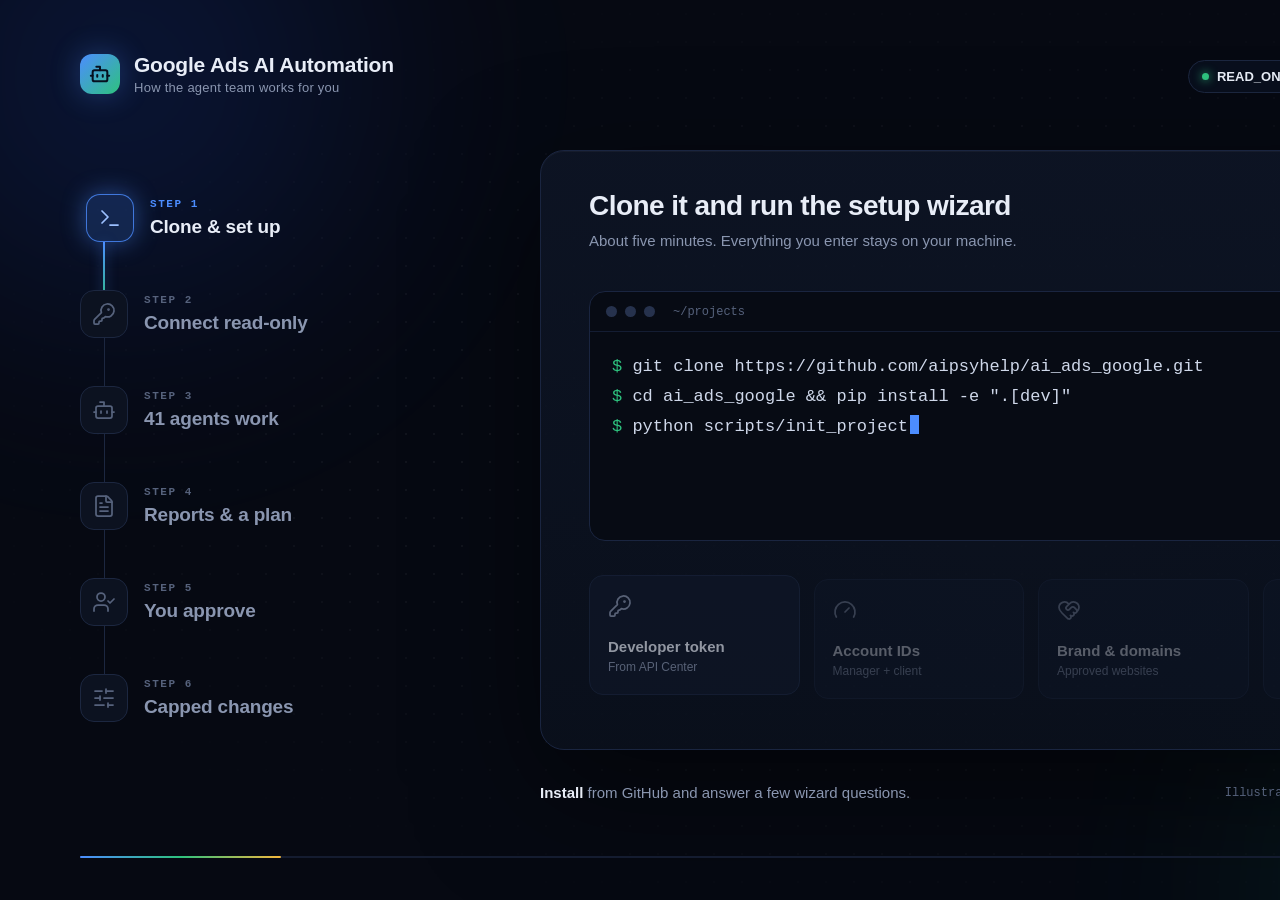
<file: assets/visuals/agents-flow.html>
<!doctype html>
<!--
  Google Ads AI Automation — "How the agents work" animation (source).
  Render: open in a browser (auto-plays, loops), or call window.renderAt(seconds) for frame-exact capture.
  Canvas 1600x900, duration 15 s.
  Icons: Lucide (https://lucide.dev), ISC License, Copyright (c) Lucide Icons and Contributors.
  No Google logos are used; this project is not affiliated with or endorsed by Google.
-->
<html lang="en">
<head>
<meta charset="utf-8">
<title>Google Ads AI Automation — how the agents work</title>
<style>
:root{
  --bg:#060912; --panel:#0c1220; --panel2:#0f1729; --line:#1c2740; --text:#e8edf7; --muted:#8a96b0; --dim:#56627c;
  --blue:#4c8dff; --green:#2ec27e; --yellow:#f5b83d; --red:#ff6b5e;
}
*{box-sizing:border-box;margin:0;padding:0}
html,body{width:1600px;height:900px;overflow:hidden;background:var(--bg)}
body{font-family:"Inter","Inter Tight",system-ui,-apple-system,"Segoe UI",sans-serif;color:var(--text);-webkit-font-smoothing:antialiased}
#stage{position:relative;width:1600px;height:900px;overflow:hidden}
.glow{position:absolute;border-radius:50%;filter:blur(90px);opacity:.55}
#g1{width:720px;height:720px;left:-260px;top:-300px;background:radial-gradient(circle,#1d4ed866,transparent 70%)}
#g2{width:760px;height:760px;right:-280px;bottom:-360px;background:radial-gradient(circle,#10b98144,transparent 70%)}
#g3{width:420px;height:420px;left:820px;top:260px;background:radial-gradient(circle,#f5b83d1f,transparent 70%)}
#dots{position:absolute;inset:0;background-image:radial-gradient(#ffffff0f 1px,transparent 1px);background-size:28px 28px;mask-image:radial-gradient(ellipse at 60% 50%,#000 30%,transparent 80%)}
.ic{width:24px;height:24px;stroke:currentColor;fill:none;stroke-width:1.75;stroke-linecap:round;stroke-linejoin:round;flex:none}
/* header */
#brand{position:absolute;left:80px;top:54px;display:flex;align-items:center;gap:14px}
#logo{width:40px;height:40px;border-radius:12px;background:linear-gradient(135deg,#4c8dff,#2ec27e);display:grid;place-items:center;color:#06101f;box-shadow:0 0 30px #4c8dff55}
#logo .ic{width:22px;height:22px;stroke-width:2.2}
#brand h1{font:600 21px/1 "Inter Tight","Inter",sans-serif;letter-spacing:-.01em}
#brand small{display:block;font:500 13px/1 "Inter",sans-serif;color:var(--muted);margin-top:6px;letter-spacing:.02em}
#chips{position:absolute;right:80px;top:60px;display:flex;gap:10px}
.chip{font:500 13px/1 "Inter",sans-serif;color:var(--muted);border:1px solid var(--line);background:#0b1120cc;padding:9px 13px;border-radius:999px;display:flex;align-items:center;gap:8px}
.chip b{color:var(--text);font-weight:600}
.chip .dot{width:7px;height:7px;border-radius:50%;background:var(--green);box-shadow:0 0 10px var(--green)}
/* stepper */
#steps{position:absolute;left:80px;top:170px;width:390px}
.step{position:relative;display:flex;align-items:center;gap:16px;height:96px}
.step .badge{width:48px;height:48px;border-radius:14px;border:1px solid var(--line);background:var(--panel);display:grid;place-items:center;color:var(--dim);position:relative;z-index:2;transition:none}
.step .txt{display:flex;flex-direction:column;gap:6px}
.step .k{font:600 11px/1 "JetBrains Mono",monospace;letter-spacing:.14em;color:var(--dim);text-transform:uppercase}
.step .t{font:600 19px/1.15 "Inter Tight","Inter",sans-serif;color:var(--muted);letter-spacing:-.01em}
#rail{position:absolute;left:23.5px;top:72px;width:1px;height:480px;background:var(--line);z-index:1}
#railFill{position:absolute;left:23px;top:72px;width:2px;height:0;background:linear-gradient(var(--blue),var(--green));z-index:1;box-shadow:0 0 12px #4c8dff99}
/* stage panel */
#panel{position:absolute;left:540px;top:150px;width:980px;height:600px;border-radius:24px;background:linear-gradient(180deg,#0d1424ee,#0a101ce6);border:1px solid #1a2540;box-shadow:0 40px 120px #00000080, inset 0 1px 0 #ffffff0a;overflow:hidden}
.scene{position:absolute;inset:0;opacity:0}
.sh{position:absolute;left:48px;top:40px;right:48px;display:flex;justify-content:space-between;align-items:center}
.sh .ttl{font:600 28px/1.1 "Inter Tight","Inter",sans-serif;letter-spacing:-.02em}
.sh .sub{font:500 15px/1.4 "Inter",sans-serif;color:var(--muted);margin-top:8px}
.tag{font:600 12px/1 "JetBrains Mono",monospace;letter-spacing:.08em;padding:8px 11px;border-radius:8px;border:1px solid;display:inline-flex;align-items:center;gap:7px}
.tag.g{color:var(--green);border-color:#2ec27e55;background:#2ec27e14}
.tag.y{color:var(--yellow);border-color:#f5b83d55;background:#f5b83d12}
.tag.b{color:var(--blue);border-color:#4c8dff55;background:#4c8dff14}
.tag .ic{width:15px;height:15px;stroke-width:2}
/* S1 terminal */
#term{position:absolute;left:48px;top:140px;width:884px;height:250px;border-radius:16px;background:#070b14;border:1px solid #1a2540;overflow:hidden}
#term .bar{height:40px;border-bottom:1px solid #141d33;display:flex;align-items:center;gap:8px;padding:0 16px}
#term .bar i{width:11px;height:11px;border-radius:50%;background:#26324d;display:block}
#term .bar span{margin-left:10px;font:500 12px/1 "JetBrains Mono",monospace;color:var(--dim)}
#term pre{padding:20px 22px;font:500 17px/1.75 "JetBrains Mono",monospace;color:#cfd8ea;white-space:pre}
#term .p{color:var(--green)} #term .c{color:var(--dim)}
.caret{display:inline-block;width:9px;height:19px;background:var(--blue);vertical-align:-3px;margin-left:2px}
#wiz{position:absolute;left:48px;top:418px;width:884px;display:grid;grid-template-columns:repeat(4,1fr);gap:14px}
.wi{height:120px;border-radius:14px;border:1px solid var(--line);background:var(--panel2);padding:18px;display:flex;flex-direction:column;justify-content:space-between}
.wi .ic{color:var(--muted)}
.wi .l{font:600 15px/1.3 "Inter",sans-serif}
.wi .s{font:500 12px/1.3 "Inter",sans-serif;color:var(--muted);margin-top:4px}
.wi.on{border-color:#2ec27e66;box-shadow:0 0 0 1px #2ec27e22, 0 10px 30px #2ec27e14}
.wi.on .ic{color:var(--green)}
/* S2 connect */
.node{position:absolute;width:250px;height:200px;border-radius:20px;border:1px solid var(--line);background:var(--panel2);display:flex;flex-direction:column;align-items:center;justify-content:center;gap:14px;text-align:center}
.node .big{width:68px;height:68px;border-radius:20px;display:grid;place-items:center}
.node .big .ic{width:34px;height:34px;stroke-width:1.6}
.node .l{font:600 18px/1.2 "Inter Tight","Inter",sans-serif}
.node .s{font:500 13px/1.35 "Inter",sans-serif;color:var(--muted);padding:0 18px}
#wire{position:absolute;left:330px;top:332px;width:320px;height:2px;background:var(--line);overflow:visible}
#wireFill{position:absolute;left:0;top:0;height:2px;width:0;background:linear-gradient(90deg,var(--blue),var(--green));box-shadow:0 0 14px #4c8dffaa}
#pulse{position:absolute;top:-5px;width:12px;height:12px;border-radius:50%;background:#fff;box-shadow:0 0 18px 4px #4c8dffcc;opacity:0}
#ro{position:absolute;left:250px;top:470px;width:480px;height:64px;white-space:nowrap;border-radius:16px;border:1px solid #2ec27e55;background:#2ec27e10;display:flex;align-items:center;justify-content:center;gap:12px;font:600 15px/1 "JetBrains Mono",monospace;color:var(--green)}
/* S3 agents */
#ring{position:absolute;left:0;top:0;width:980px;height:600px}
#hub{position:absolute;left:400px;top:260px;width:180px;height:180px;border-radius:50%;background:radial-gradient(circle at 50% 35%,#16244a,#0b1222 70%);border:1px solid #2a3b66;display:flex;flex-direction:column;align-items:center;justify-content:center;box-shadow:0 0 80px #4c8dff33, inset 0 0 40px #4c8dff22}
#hub .n{font:700 64px/1 "Inter Tight","Inter",sans-serif;letter-spacing:-.04em;background:linear-gradient(180deg,#fff,#a9c4ff);-webkit-background-clip:text;color:transparent}
#hub .u{font:600 13px/1 "JetBrains Mono",monospace;letter-spacing:.16em;color:var(--muted);margin-top:6px}
#split{position:absolute;left:310px;top:452px;width:360px;font-size:14px !important;text-align:center;font:500 15px/1.4 "Inter",sans-serif;color:var(--muted)}
#split b{color:var(--text)} #split .bl{color:var(--blue)} #split .gr{color:var(--green)}
.st{position:absolute;width:150px;height:92px;margin:-46px 0 0 -75px;border-radius:16px;border:1px solid var(--line);background:#0e1628f2;display:flex;flex-direction:column;align-items:center;justify-content:center;gap:9px}
.st .ic{color:var(--dim);width:26px;height:26px}
.st .l{font:600 15px/1 "Inter Tight","Inter",sans-serif;color:var(--muted)}
.st .n{position:absolute;top:8px;left:10px;font:600 10px/1 "JetBrains Mono",monospace;color:var(--dim)}
.ag{position:absolute;width:6px;height:6px;margin:-3px 0 0 -3px;border-radius:50%}
svg#links{position:absolute;left:0;top:0}
/* S4 reports */
.rc{position:absolute;top:150px;width:276px;height:340px;border-radius:18px;border:1px solid var(--line);background:var(--panel2);padding:24px;overflow:hidden}
.rc .hd{display:flex;align-items:center;gap:12px}
.rc .hd .ic{color:var(--blue)}
.rc .hd .l{font:600 17px/1.2 "Inter Tight","Inter",sans-serif}
.rc .path{font:500 11.5px/1 "JetBrains Mono",monospace;color:var(--dim);margin-top:10px}
.rc .rows{margin-top:22px;display:flex;flex-direction:column;gap:13px}
.rc .row{height:10px;border-radius:5px;background:#1a2440}
.rc .row i{display:block;height:100%;border-radius:5px}
.rc .kv{display:flex;justify-content:space-between;font:500 13px/1 "Inter",sans-serif;color:var(--muted);margin-top:16px}
.rc .kv b{color:var(--text);font-weight:600}
.bars{display:flex;align-items:flex-end;gap:10px;height:120px;margin-top:20px}
.bars i{flex:1;border-radius:6px 6px 2px 2px;background:linear-gradient(180deg,#4c8dff,#4c8dff33)}
/* S5 approve */
#plan{position:absolute;left:160px;top:140px;width:660px;border-radius:20px;border:1px solid var(--line);background:var(--panel2);padding:28px 30px}
#plan .hd{display:flex;align-items:center;gap:12px;font:600 19px/1 "Inter Tight","Inter",sans-serif}
#plan .hd .ic{color:var(--yellow)}
.pl{display:flex;align-items:center;justify-content:space-between;padding:15px 0;border-bottom:1px solid #18223a;font:500 15px/1.2 "Inter",sans-serif;color:#cdd6e8}
.pl:last-of-type{border-bottom:0}
.pl em{font-style:normal;font:600 13px/1 "JetBrains Mono",monospace;color:var(--muted)}
#btns{display:flex;gap:12px;margin-top:22px;justify-content:flex-end}
.btn{height:48px;padding:0 22px;border-radius:12px;display:flex;align-items:center;gap:10px;font:600 15px/1 "Inter",sans-serif}
.btn.ghost{border:1px solid var(--line);color:var(--muted)}
#approve{background:linear-gradient(135deg,#2ec27e,#22a06b);color:#04140c;box-shadow:0 10px 30px #2ec27e40}
#cursor{position:absolute;width:26px;height:26px;z-index:5}
/* S6 changes */
#chg{position:absolute;left:48px;top:140px;width:540px;border-radius:18px;border:1px solid var(--line);background:var(--panel2);padding:22px 24px}
.cr{display:flex;align-items:center;gap:14px;padding:13px 0;border-bottom:1px solid #18223a}
.cr:last-child{border-bottom:0}
.cr .ic{color:var(--green);width:20px;height:20px}
.cr .l{flex:1;font:500 15px/1.25 "Inter",sans-serif;color:#d5ddee}
.cr .v{font:600 13px/1 "JetBrains Mono",monospace;color:var(--green)}
.cap{height:6px;border-radius:3px;background:#1a2440;margin-top:6px;position:relative;overflow:hidden}
.cap i{position:absolute;left:0;top:0;bottom:0;background:var(--green);border-radius:3px}
.cap u{position:absolute;top:-3px;bottom:-3px;width:2px;background:var(--yellow)}
#log{position:absolute;left:616px;top:140px;width:316px;height:250px;border-radius:18px;border:1px solid var(--line);background:#070b14;padding:18px 18px;font:500 12.5px/1.9 "JetBrains Mono",monospace;color:var(--muted);overflow:hidden}
#logl{white-space:pre}
#log .h{display:flex;align-items:center;gap:8px;color:var(--text);font:600 13px/1 "Inter",sans-serif;margin-bottom:10px}
#log .h .ic{width:17px;height:17px;color:var(--blue)}
#kill{position:absolute;left:616px;top:410px;width:316px;height:130px;border-radius:18px;border:1px solid var(--line);background:var(--panel2);padding:20px}
#kill .h{display:flex;align-items:center;gap:10px;font:600 15px/1 "Inter",sans-serif}
#kill .h .ic{color:var(--red);width:20px;height:20px}
#kill code{display:block;margin-top:14px;font:500 12px/1.4 "JetBrains Mono",monospace;color:var(--muted)}
#tog{position:absolute;right:20px;top:16px;width:52px;height:28px;border-radius:14px;background:#1a2440;border:1px solid #26324d}
#tog i{position:absolute;top:3px;left:3px;width:20px;height:20px;border-radius:50%;background:#8a96b0}
#tagline{position:absolute;left:48px;bottom:40px;font:600 22px/1.2 "Inter Tight","Inter",sans-serif;letter-spacing:-.01em}
#tagline span{color:var(--green)}
/* footer */
#cap{position:absolute;left:540px;top:782px;width:980px;display:flex;justify-content:space-between;align-items:center;font:500 15px/1.4 "Inter",sans-serif;color:var(--muted)}
#cap b{color:var(--text);font-weight:600}
#prog{position:absolute;left:80px;right:80px;bottom:42px;height:2px;background:#141c30;border-radius:1px}
#progFill{height:100%;width:0;background:linear-gradient(90deg,var(--blue),var(--green),var(--yellow));border-radius:1px}
#fade{position:absolute;inset:0;background:var(--bg);opacity:0;pointer-events:none}
</style>
</head>
<body>
<div id="stage">
  <div class="glow" id="g1"></div><div class="glow" id="g2"></div><div class="glow" id="g3"></div><div id="dots"></div>

  <div id="brand"><div id="logo"><svg class="ic" viewBox="0 0 24 24"><path d="M12 8V4H8" /> <rect width="16" height="12" x="4" y="8" rx="2" /> <path d="M2 14h2" /> <path d="M20 14h2" /> <path d="M15 13v2" /> <path d="M9 13v2" /></svg></div><div><h1>Google Ads AI Automation</h1><small>How the agent team works for you</small></div></div>
  <div id="chips"><div class="chip"><span class="dot"></span><b>READ_ONLY</b> by default</div><div class="chip">Open source · MIT</div></div>

  <div id="steps">
    <div id="rail"></div><div id="railFill"></div>
  </div>

  <div id="panel">
    <!-- S1 -->
    <div class="scene" id="s1">
      <div class="sh"><div><div class="ttl">Clone it and run the setup wizard</div><div class="sub">About five minutes. Everything you enter stays on your machine.</div></div><span class="tag b"><svg class="ic" viewBox="0 0 24 24"><path d="M12 19h8" /> <path d="m4 17 6-6-6-6" /></svg> STEP 1</span></div>
      <div id="term"><div class="bar"><i></i><i></i><i></i><span>~/projects</span></div><pre id="tt"></pre></div>
      <div id="wiz">
        <div class="wi"><span><svg class="ic" viewBox="0 0 24 24"><path d="M2.586 17.414A2 2 0 0 0 2 18.828V21a1 1 0 0 0 1 1h3a1 1 0 0 0 1-1v-1a1 1 0 0 1 1-1h1a1 1 0 0 0 1-1v-1a1 1 0 0 1 1-1h.172a2 2 0 0 0 1.414-.586l.814-.814a6.5 6.5 0 1 0-4-4z" /> <circle cx="16.5" cy="7.5" r=".5" fill="currentColor" /></svg></span><div><div class="l">Developer token</div><div class="s">From API Center</div></div></div>
        <div class="wi"><span><svg class="ic" viewBox="0 0 24 24"><path d="m12 14 4-4" /> <path d="M3.34 19a10 10 0 1 1 17.32 0" /></svg></span><div><div class="l">Account IDs</div><div class="s">Manager + client</div></div></div>
        <div class="wi"><span><svg class="ic" viewBox="0 0 24 24"><path d="M19.414 14.414C21 12.828 22 11.5 22 9.5a5.5 5.5 0 0 0-9.591-3.676.6.6 0 0 1-.818.001A5.5 5.5 0 0 0 2 9.5c0 2.3 1.5 4 3 5.5l5.535 5.362a2 2 0 0 0 2.879.052 2.12 2.12 0 0 0-.004-3 2.124 2.124 0 1 0 3-3 2.124 2.124 0 0 0 3.004 0 2 2 0 0 0 0-2.828l-1.881-1.882a2.41 2.41 0 0 0-3.409 0l-1.71 1.71a2 2 0 0 1-2.828 0 2 2 0 0 1 0-2.828l2.823-2.762" /></svg></span><div><div class="l">Brand &amp; domains</div><div class="s">Approved websites</div></div></div>
        <div class="wi"><span><svg class="ic" viewBox="0 0 24 24"><rect width="18" height="11" x="3" y="11" rx="2" ry="2" /> <path d="M7 11V7a5 5 0 0 1 10 0v4" /></svg></span><div><div class="l">Saved locally</div><div class="s">.env · gitignored</div></div></div>
      </div>
    </div>
    <!-- S2 -->
    <div class="scene" id="s2">
      <div class="sh"><div><div class="ttl">Connect your own Google Ads account</div><div class="sub">Your keys, your account. The agents start in read-only mode.</div></div><span class="tag g"><svg class="ic" viewBox="0 0 24 24"><path d="M20 13c0 5-3.5 7.5-7.66 8.95a1 1 0 0 1-.67-.01C7.5 20.5 4 18 4 13V6a1 1 0 0 1 1-1c2 0 4.5-1.2 6.24-2.72a1.17 1.17 0 0 1 1.52 0C14.51 3.81 17 5 19 5a1 1 0 0 1 1 1z" /> <path d="m9 12 2 2 4-4" /></svg> READ-ONLY</span></div>
      <div class="node" id="n1" style="left:80px;top:232px"><div class="big" style="background:#4c8dff1a;color:var(--blue)"><svg class="ic" viewBox="0 0 24 24"><path d="M2.586 17.414A2 2 0 0 0 2 18.828V21a1 1 0 0 0 1 1h3a1 1 0 0 0 1-1v-1a1 1 0 0 1 1-1h1a1 1 0 0 0 1-1v-1a1 1 0 0 1 1-1h.172a2 2 0 0 0 1.414-.586l.814-.814a6.5 6.5 0 1 0-4-4z" /> <circle cx="16.5" cy="7.5" r=".5" fill="currentColor" /></svg></div><div class="l">Your credentials</div><div class="s">Service account + developer token</div></div>
      <div id="wire"><div id="wireFill"></div><div id="pulse"></div></div>
      <div class="node" id="n2" style="left:650px;top:232px"><div class="big" style="background:#2ec27e1a;color:var(--green)"><svg class="ic" viewBox="0 0 24 24"><path d="m12 14 4-4" /> <path d="M3.34 19a10 10 0 1 1 17.32 0" /></svg></div><div class="l">Your Ads account</div><div class="s">Read through the official Google Ads API</div></div>
      <div id="ro"><svg class="ic" viewBox="0 0 24 24"><path d="M20 13c0 5-3.5 7.5-7.66 8.95a1 1 0 0 1-.67-.01C7.5 20.5 4 18 4 13V6a1 1 0 0 1 1-1c2 0 4.5-1.2 6.24-2.72a1.17 1.17 0 0 1 1.52 0C14.51 3.81 17 5 19 5a1 1 0 0 1 1 1z" /> <path d="m9 12 2 2 4-4" /></svg> ads-agents ping → OK · writes blocked</div>
    </div>
    <!-- S3 -->
    <div class="scene" id="s3">
      <div class="sh"><div><div class="ttl">The agent team works in six stages</div><div class="sub">Every day: sense, compete, structure, create, allocate, guard.</div></div><span class="tag b"><svg class="ic" viewBox="0 0 24 24"><path d="M12 8V4H8" /> <rect width="16" height="12" x="4" y="8" rx="2" /> <path d="M2 14h2" /> <path d="M20 14h2" /> <path d="M15 13v2" /> <path d="M9 13v2" /></svg> 41 AGENTS</span></div>
      <svg id="links" width="980" height="600"></svg>
      <div id="ring"></div>
      <div id="hub"><div class="n">41</div><div class="u">AGENTS</div></div>
      <div id="split"><b class="bl">31</b> platform agents <span style="color:var(--dim)">+</span> <b class="gr">10</b> Google Ads ops agents</div>
    </div>
    <!-- S4 -->
    <div class="scene" id="s4">
      <div class="sh"><div><div class="ttl">You get reports and a plan, not surprises</div><div class="sub">Plain JSON and Markdown in reports/YYYY-MM-DD/.</div></div><span class="tag y">DEMO DATA</span></div>
      <div class="rc" id="r1" style="left:48px"><div class="hd"><svg class="ic" viewBox="0 0 24 24"><path d="M6 22a2 2 0 0 1-2-2V4a2 2 0 0 1 2-2h8a2.4 2.4 0 0 1 1.704.706l3.588 3.588A2.4 2.4 0 0 1 20 8v12a2 2 0 0 1-2 2z" /> <path d="M14 2v5a1 1 0 0 0 1 1h5" /> <path d="M10 9H8" /> <path d="M16 13H8" /> <path d="M16 17H8" /></svg><div class="l">Account audit</div></div><div class="path">audit · read-only</div>
        <div class="rows"><div class="row"><i style="width:82%;background:#4c8dff"></i></div><div class="row"><i style="width:64%;background:#4c8dffaa"></i></div><div class="row"><i style="width:47%;background:#4c8dff77"></i></div><div class="row"><i style="width:71%;background:#4c8dff99"></i></div></div>
        <div class="kv"><span>Campaigns checked</span><b>12</b></div><div class="kv"><span>Policy risks</span><b>2</b></div><div class="kv"><span>Tracking issues</span><b>1</b></div></div>
      <div class="rc" id="r2" style="left:352px"><div class="hd"><svg class="ic" viewBox="0 0 24 24"><rect width="8" height="4" x="8" y="2" rx="1" ry="1" /> <path d="M16 4h2a2 2 0 0 1 2 2v14a2 2 0 0 1-2 2H6a2 2 0 0 1-2-2V6a2 2 0 0 1 2-2h2" /> <path d="m9 14 2 2 4-4" /></svg><div class="l">Daily plan</div></div><div class="path">plan · 6-stage mission</div>
        <div class="rows"><div class="kv" style="margin-top:0"><span>Add negatives</span><b>4</b></div><div class="kv"><span>Pause weak ad group</span><b>1</b></div><div class="kv"><span>Budget tilt</span><b>+8%</b></div><div class="kv"><span>Needs your approval</span><b style="color:var(--yellow)">yes</b></div></div></div>
      <div class="rc" id="r3" style="left:656px"><div class="hd"><svg class="ic" viewBox="0 0 24 24"><path d="m12 14 4-4" /> <path d="M3.34 19a10 10 0 1 1 17.32 0" /></svg><div class="l">Efficiency dashboard</div></div><div class="path">dashboard · KPI board</div>
        <div class="bars"><i style="height:40%"></i><i style="height:62%"></i><i style="height:55%"></i><i style="height:78%;background:linear-gradient(180deg,#2ec27e,#2ec27e33)"></i><i style="height:88%;background:linear-gradient(180deg,#2ec27e,#2ec27e33)"></i></div>
        <div class="kv"><span>Grant pacing</span><b>on track</b></div><div class="kv"><span>CTR rule (≥5%)</span><b style="color:var(--green)">pass</b></div></div>
    </div>
    <!-- S5 -->
    <div class="scene" id="s5">
      <div class="sh"><div><div class="ttl">You review and approve</div><div class="sub">Nothing changes until you switch the mode on and say yes.</div></div><span class="tag y"><svg class="ic" viewBox="0 0 24 24"><path d="m16 11 2 2 4-4" /> <path d="M16 21v-2a4 4 0 0 0-4-4H6a4 4 0 0 0-4 4v2" /> <circle cx="9" cy="7" r="4" /></svg> HUMAN IN THE LOOP</span></div>
      <div id="plan"><div class="hd"><svg class="ic" viewBox="0 0 24 24"><rect width="8" height="4" x="8" y="2" rx="1" ry="1" /> <path d="M16 4h2a2 2 0 0 1 2 2v14a2 2 0 0 1-2 2H6a2 2 0 0 1-2-2V6a2 2 0 0 1 2-2h2" /> <path d="m9 14 2 2 4-4" /></svg> Proposed changes <span class="tag y" style="margin-left:auto">DEMO</span></div>
        <div style="margin-top:12px">
        <div class="pl">Add 4 negative keywords <em>low risk</em></div>
        <div class="pl">Shift budget toward the best campaign <em>+8% · cap 10%</em></div>
        <div class="pl">Pause one weak ad group <em>reversible</em></div>
        </div>
        <div id="btns"><div class="btn ghost">Reject</div><div class="btn" id="approve"><span id="apIc"><svg class="ic" viewBox="0 0 24 24"><path d="m16 11 2 2 4-4" /> <path d="M16 21v-2a4 4 0 0 0-4-4H6a4 4 0 0 0-4 4v2" /> <circle cx="9" cy="7" r="4" /></svg></span><span id="apTx">Approve plan</span></div></div>
      </div>
      <svg id="cursor" viewBox="0 0 24 24"><path d="M4 3l7.5 17 2.2-7.3L21 10.5z" fill="#fff" stroke="#060912" stroke-width="1.2" stroke-linejoin="round"/></svg>
    </div>
    <!-- S6 -->
    <div class="scene" id="s6">
      <div class="sh"><div><div class="ttl">Small, capped changes in Google Ads</div><div class="sub">Every change is logged. One setting freezes everything.</div></div><span class="tag g"><svg class="ic" viewBox="0 0 24 24"><path d="M10 5H3" /> <path d="M12 19H3" /> <path d="M14 3v4" /> <path d="M16 17v4" /> <path d="M21 12h-9" /> <path d="M21 19h-5" /> <path d="M21 5h-7" /> <path d="M8 10v4" /> <path d="M8 12H3" /></svg> CONTROLLED</span></div>
      <div id="chg">
        <div class="cr" id="c1"><svg class="ic" viewBox="0 0 24 24"><circle cx="12" cy="12" r="10" /> <path d="m16 9-5.5 5.5L8 12" /></svg><div class="l">Negative keywords added<div class="cap"><i style="width:100%"></i></div></div><span class="v">4 / 4</span></div>
        <div class="cr" id="c2"><svg class="ic" viewBox="0 0 24 24"><circle cx="12" cy="12" r="10" /> <path d="m16 9-5.5 5.5L8 12" /></svg><div class="l">Budget shifted (within cap)<div class="cap"><i id="capFill" style="width:0"></i><u style="left:100%"></u></div></div><span class="v" id="capV">+0%</span></div>
        <div class="cr" id="c3"><svg class="ic" viewBox="0 0 24 24"><circle cx="12" cy="12" r="10" /> <path d="m16 9-5.5 5.5L8 12" /></svg><div class="l">Weak ad group paused<div class="cap"><i style="width:100%"></i></div></div><span class="v">1</span></div>
        <div class="cr" id="c4"><svg class="ic" viewBox="0 0 24 24"><path d="M20 13c0 5-3.5 7.5-7.66 8.95a1 1 0 0 1-.67-.01C7.5 20.5 4 18 4 13V6a1 1 0 0 1 1-1c2 0 4.5-1.2 6.24-2.72a1.17 1.17 0 0 1 1.52 0C14.51 3.81 17 5 19 5a1 1 0 0 1 1 1z" /></svg><div class="l">Policy &amp; Grant domain gate<div class="cap"><i style="width:100%;background:var(--blue)"></i></div></div><span class="v" style="color:var(--blue)">passed</span></div>
      </div>
      <div id="log"><div class="h"><svg class="ic" viewBox="0 0 24 24"><path d="M3 12a9 9 0 1 0 9-9 9.75 9.75 0 0 0-6.74 2.74L3 8" /> <path d="M3 3v5h5" /> <path d="M12 7v5l4 2" /></svg> Change ledger</div><div id="logl"></div></div>
      <div id="kill"><div class="h"><svg class="ic" viewBox="0 0 24 24"><path d="M12 2v10" /> <path d="M18.4 6.6a9 9 0 1 1-12.77.04" /></svg> Kill switch</div><div id="tog"><i></i></div><code id="killc">ADS_AUTOMATION_MODE=CONTROLLED_LIVE</code></div>
      <div id="tagline">Read-only by default. <span>You stay in control.</span></div>
    </div>
  </div>

  <div id="cap"><span id="capt"></span><span style="font:500 12px/1 'JetBrains Mono',monospace;color:var(--dim)">Illustrative demo · not real account data</span></div>
  <div id="prog"><div id="progFill"></div></div>
  <div id="fade"></div>
</div>
<script>
const ICONS = {"terminal": "<path d=\"M12 19h8\" /> <path d=\"m4 17 6-6-6-6\" />", "wand-sparkles": "<path d=\"m21.64 3.64-1.28-1.28a1.21 1.21 0 0 0-1.72 0L2.36 18.64a1.21 1.21 0 0 0 0 1.72l1.28 1.28a1.2 1.2 0 0 0 1.72 0L21.64 5.36a1.2 1.2 0 0 0 0-1.72\" /> <path d=\"m14 7 3 3\" /> <path d=\"M5 6v4\" /> <path d=\"M19 14v4\" /> <path d=\"M10 2v2\" /> <path d=\"M7 8H3\" /> <path d=\"M21 16h-4\" /> <path d=\"M11 3H9\" />", "key-round": "<path d=\"M2.586 17.414A2 2 0 0 0 2 18.828V21a1 1 0 0 0 1 1h3a1 1 0 0 0 1-1v-1a1 1 0 0 1 1-1h1a1 1 0 0 0 1-1v-1a1 1 0 0 1 1-1h.172a2 2 0 0 0 1.414-.586l.814-.814a6.5 6.5 0 1 0-4-4z\" /> <circle cx=\"16.5\" cy=\"7.5\" r=\".5\" fill=\"currentColor\" />", "plug": "<path d=\"M12 22v-5\" /> <path d=\"M15 8V2\" /> <path d=\"M17 8a1 1 0 0 1 1 1v4a4 4 0 0 1-4 4h-4a4 4 0 0 1-4-4V9a1 1 0 0 1 1-1z\" /> <path d=\"M9 8V2\" />", "shield-check": "<path d=\"M20 13c0 5-3.5 7.5-7.66 8.95a1 1 0 0 1-.67-.01C7.5 20.5 4 18 4 13V6a1 1 0 0 1 1-1c2 0 4.5-1.2 6.24-2.72a1.17 1.17 0 0 1 1.52 0C14.51 3.81 17 5 19 5a1 1 0 0 1 1 1z\" /> <path d=\"m9 12 2 2 4-4\" />", "radar": "<path d=\"M19.07 4.93A10 10 0 0 0 6.99 3.34\" /> <path d=\"M4 6h.01\" /> <path d=\"M2.29 9.62A10 10 0 1 0 21.31 8.35\" /> <path d=\"M16.24 7.76A6 6 0 1 0 8.23 16.67\" /> <path d=\"M12 18h.01\" /> <path d=\"M17.99 11.66A6 6 0 0 1 15.77 16.67\" /> <circle cx=\"12\" cy=\"12\" r=\"2\" /> <path d=\"m13.41 10.59 5.66-5.66\" />", "swords": "<path d=\"m13 19 6-6\" /> <path d=\"M14.5 17.5 3.586 6.586A2 2 0 013 5.172V3h2.172a2 2 0 011.414.586L17.5 14.5\" /> <path d=\"m14.828 6.172 2.586-2.586A2 2 0 0118.828 3H21v2.172a2 2 0 01-.586 1.414l-2.586 2.586\" /> <path d=\"m16 16 4 4\" /> <path d=\"m19 21 2-2\" /> <path d=\"m5 14 4 4\" /> <path d=\"m5 21-2-2\" /> <path d=\"M7.5 16.5 4 20\" />", "network": "<rect x=\"16\" y=\"16\" width=\"6\" height=\"6\" rx=\"1\" /> <rect x=\"2\" y=\"16\" width=\"6\" height=\"6\" rx=\"1\" /> <rect x=\"9\" y=\"2\" width=\"6\" height=\"6\" rx=\"1\" /> <path d=\"M5 16v-3a1 1 0 0 1 1-1h12a1 1 0 0 1 1 1v3\" /> <path d=\"M12 12V8\" />", "pen-tool": "<path d=\"m18 13-.654-4.736a4 4 0 00-2.756-3.266l-9.163-2.9a2 2 0 00-2.017.493l-.82.819a2 2 0 00-.492 2.017l2.9 9.163a4 4 0 003.266 2.756L13 18\" /> <path d=\"M18.648 12.352a1.205 1.205 0 011.704 0l1.296 1.296a1.205 1.205 0 010 1.704l-6.296 6.296a1.205 1.205 0 01-1.704 0l-1.296-1.296a1.205 1.205 0 010-1.704z\" /> <path d=\"m3 3 6.586 6.586\" /> <circle cx=\"11\" cy=\"11\" r=\"2\" />", "scale": "<path d=\"M12 3v18\" /> <path d=\"m19 8 3 8a5 5 0 0 1-6 0zV7\" /> <path d=\"M3 7h1a17 17 0 0 0 8-2 17 17 0 0 0 8 2h1\" /> <path d=\"m5 8 3 8a5 5 0 0 1-6 0zV7\" /> <path d=\"M7 21h10\" />", "shield": "<path d=\"M20 13c0 5-3.5 7.5-7.66 8.95a1 1 0 0 1-.67-.01C7.5 20.5 4 18 4 13V6a1 1 0 0 1 1-1c2 0 4.5-1.2 6.24-2.72a1.17 1.17 0 0 1 1.52 0C14.51 3.81 17 5 19 5a1 1 0 0 1 1 1z\" />", "file-text": "<path d=\"M6 22a2 2 0 0 1-2-2V4a2 2 0 0 1 2-2h8a2.4 2.4 0 0 1 1.704.706l3.588 3.588A2.4 2.4 0 0 1 20 8v12a2 2 0 0 1-2 2z\" /> <path d=\"M14 2v5a1 1 0 0 0 1 1h5\" /> <path d=\"M10 9H8\" /> <path d=\"M16 13H8\" /> <path d=\"M16 17H8\" />", "clipboard-check": "<rect width=\"8\" height=\"4\" x=\"8\" y=\"2\" rx=\"1\" ry=\"1\" /> <path d=\"M16 4h2a2 2 0 0 1 2 2v14a2 2 0 0 1-2 2H6a2 2 0 0 1-2-2V6a2 2 0 0 1 2-2h2\" /> <path d=\"m9 14 2 2 4-4\" />", "user-check": "<path d=\"m16 11 2 2 4-4\" /> <path d=\"M16 21v-2a4 4 0 0 0-4-4H6a4 4 0 0 0-4 4v2\" /> <circle cx=\"9\" cy=\"7\" r=\"4\" />", "sliders-horizontal": "<path d=\"M10 5H3\" /> <path d=\"M12 19H3\" /> <path d=\"M14 3v4\" /> <path d=\"M16 17v4\" /> <path d=\"M21 12h-9\" /> <path d=\"M21 19h-5\" /> <path d=\"M21 5h-7\" /> <path d=\"M8 10v4\" /> <path d=\"M8 12H3\" />", "history": "<path d=\"M3 12a9 9 0 1 0 9-9 9.75 9.75 0 0 0-6.74 2.74L3 8\" /> <path d=\"M3 3v5h5\" /> <path d=\"M12 7v5l4 2\" />", "power": "<path d=\"M12 2v10\" /> <path d=\"M18.4 6.6a9 9 0 1 1-12.77.04\" />", "bot": "<path d=\"M12 8V4H8\" /> <rect width=\"16\" height=\"12\" x=\"4\" y=\"8\" rx=\"2\" /> <path d=\"M2 14h2\" /> <path d=\"M20 14h2\" /> <path d=\"M15 13v2\" /> <path d=\"M9 13v2\" />", "circle-check": "<circle cx=\"12\" cy=\"12\" r=\"10\" /> <path d=\"m16 9-5.5 5.5L8 12\" />", "gauge": "<path d=\"m12 14 4-4\" /> <path d=\"M3.34 19a10 10 0 1 1 17.32 0\" />", "heart-handshake": "<path d=\"M19.414 14.414C21 12.828 22 11.5 22 9.5a5.5 5.5 0 0 0-9.591-3.676.6.6 0 0 1-.818.001A5.5 5.5 0 0 0 2 9.5c0 2.3 1.5 4 3 5.5l5.535 5.362a2 2 0 0 0 2.879.052 2.12 2.12 0 0 0-.004-3 2.124 2.124 0 1 0 3-3 2.124 2.124 0 0 0 3.004 0 2 2 0 0 0 0-2.828l-1.881-1.882a2.41 2.41 0 0 0-3.409 0l-1.71 1.71a2 2 0 0 1-2.828 0 2 2 0 0 1 0-2.828l2.823-2.762\" />", "lock": "<rect width=\"18\" height=\"11\" x=\"3\" y=\"11\" rx=\"2\" ry=\"2\" /> <path d=\"M7 11V7a5 5 0 0 1 10 0v4\" />"};
const svgIcon = n => `<svg class="ic" viewBox="0 0 24 24">${ICONS[n]}</svg>`;
const D = 15.0;
const clamp=(x,a=0,b=1)=>Math.max(a,Math.min(b,x));
const ease=x=>{x=clamp(x);return x<.5?4*x*x*x:1-Math.pow(-2*x+2,3)/2};
const eout=x=>{x=clamp(x);return 1-Math.pow(1-x,3)};
const prog=(t,a,b)=>clamp((t-a)/(b-a));
const $=id=>document.getElementById(id);

// Steps
const STEPS=[["terminal","Clone & set up"],["key-round","Connect read-only"],["bot","41 agents work"],["file-text","Reports & a plan"],["user-check","You approve"],["sliders-horizontal","Capped changes"]];
const SCENES=[[0,3.0],[3.0,4.9],[4.9,9.1],[9.1,11.0],[11.0,12.7],[12.7,15.0]];
const stepsEl=$("steps");
STEPS.forEach((s,i)=>{const d=document.createElement("div");d.className="step";d.id="st"+i;
  d.innerHTML=`<div class="badge">${svgIcon(s[0])}</div><div class="txt"><span class="k">Step ${i+1}</span><span class="t">${s[1]}</span></div>`;stepsEl.appendChild(d)});

// S3 stage ring
const STAGES=[["radar","Sense"],["swords","Compete"],["network","Structure"],["pen-tool","Create"],["scale","Allocate"],["shield","Guard"]];
const cx=490,cy=350,R=225,Ry=178;
const ring=$("ring");const links=$("links");
const pos=STAGES.map((s,i)=>{const a=-Math.PI/2+i*2*Math.PI/6;return [cx+R*Math.cos(a)*1.25,cy+Ry*Math.sin(a)*1.05]});
STAGES.forEach((s,i)=>{const d=document.createElement("div");d.className="st";d.id="sg"+i;d.style.left=pos[i][0]+"px";d.style.top=pos[i][1]+"px";
  d.innerHTML=`<span class="n">0${i+1}</span>${svgIcon(s[0])}<span class="l">${s[1]}</span>`;ring.appendChild(d);
  const l=document.createElementNS("http://www.w3.org/2000/svg","line");l.setAttribute("x1",cx);l.setAttribute("y1",cy);l.setAttribute("x2",pos[i][0]);l.setAttribute("y2",pos[i][1]);
  l.setAttribute("stroke","#1c2740");l.setAttribute("stroke-width","1.5");l.id="ln"+i;links.appendChild(l)});
const ringPath=document.createElementNS("http://www.w3.org/2000/svg","ellipse");
ringPath.setAttribute("cx",cx);ringPath.setAttribute("cy",cy);ringPath.setAttribute("rx",R*1.25);ringPath.setAttribute("ry",Ry*1.05);ringPath.setAttribute("fill","none");ringPath.setAttribute("stroke","#16203a");ringPath.setAttribute("stroke-dasharray","3 7");links.insertBefore(ringPath,links.firstChild);
const agents=[];for(let i=0;i<41;i++){const d=document.createElement("div");d.className="ag";const plat=i<31;d.style.background=plat?"#4c8dff":"#2ec27e";d.style.boxShadow=`0 0 10px ${plat?"#4c8dff":"#2ec27e"}`;$("s3").appendChild(d);agents.push(d)}

// Fill icon placeholders already substituted server-side.
const TERM=[["$ ","git clone https://github.com/aipsyhelp/ai_ads_google.git"],["$ ","cd ai_ads_google && pip install -e \".[dev]\""],["$ ","python scripts/init_project.py"]];
const LOG=["09:00  audit         read-only","09:02  plan          6 stages","09:15  approved      by you","09:16  negatives     +4","09:16  budget        +8% (cap 10%)","09:17  ad group      paused","09:17  ledger        synced"];
const CAPTIONS=["<b>Install</b> from GitHub and answer a few wizard questions.","<b>Connect</b> your own account. No writes are possible yet.","<b>31 + 10 agents</b> audit, research and plan every day.","<b>Read</b> the audit, the daily plan and the KPI dashboard.","<b>Approve</b> what you like. Large moves always need a human.","<b>Apply</b> small, logged, reversible changes, with a kill switch."];

window.renderAt=function(t){
  t=((t%D)+D)%D;
  // background drift
  $("g1").style.transform=`translate(${Math.sin(t*.4)*30}px,${Math.cos(t*.3)*20}px)`;
  $("g2").style.transform=`translate(${Math.cos(t*.35)*30}px,${Math.sin(t*.3)*24}px)`;
  $("progFill").style.width=(t/D*100)+"%";
  // active scene
  let cur=SCENES.findIndex(([a,b])=>t>=a&&t<b);if(cur<0)cur=5;
  SCENES.forEach(([a,b],i)=>{const el=$("s"+(i+1));const fi=i===0?1:eout(prog(t,a,a+.45));const fo=i===5?1:1-ease(prog(t,b-.3,b+.05));
    const o=Math.min(fi,fo);el.style.opacity=o;el.style.transform=`translateY(${(1-fi)*16}px) scale(${.985+.015*fi})`;el.style.visibility=o<.01?"hidden":"visible"});
  // stepper
  STEPS.forEach((s,i)=>{const el=$("st"+i);const b=el.querySelector(".badge"),tt=el.querySelector(".t"),k=el.querySelector(".k");
    const a=SCENES[i][0];const on=eout(prog(t,a,a+.4));const done=t>=SCENES[i][1];
    if(i===cur){b.style.borderColor=`rgba(76,141,255,${.3+.5*on})`;b.style.background=`rgba(76,141,255,${.08+.1*on})`;b.style.color="#9cc0ff";b.style.boxShadow=`0 0 ${24*on}px rgba(76,141,255,.45)`;tt.style.color="#e8edf7";k.style.color="#4c8dff";el.style.transform=`translateX(${6*on}px)`}
    else if(done){b.style.borderColor="rgba(46,194,126,.45)";b.style.background="rgba(46,194,126,.10)";b.style.color="#2ec27e";b.style.boxShadow="none";tt.style.color="#b9c3d8";k.style.color="#2ec27e";el.style.transform="none"}
    else{b.style.borderColor="#1c2740";b.style.background="#0c1220";b.style.color="#56627c";b.style.boxShadow="none";tt.style.color="#8a96b0";k.style.color="#56627c";el.style.transform="none"}});
  const railP=clamp((cur+prog(t,SCENES[cur][0],SCENES[cur][1]))/5);$("railFill").style.height=(480*railP)+"px";
  $("capt").innerHTML=CAPTIONS[cur];$("capt").style.opacity=eout(prog(t,SCENES[cur][0],SCENES[cur][0]+.35));
  // S1 typing
  {const T0=.2,cps=70;let out="";let remaining=(t-T0)*cps;let typingLine=-1;
    TERM.forEach(([p,c],i)=>{if(remaining<=0)return;const n=Math.min(c.length,Math.floor(remaining));out+=`<span class="p">${p}</span>${c.slice(0,n).replace(/&/g,"&amp;").replace(/</g,"&lt;")}`;if(n<c.length){typingLine=i}else out+="\n";remaining-=c.length+3});
    if(remaining>0) out+=`<span class="c">✓ Wrote .env, config/product_facts.json, config/tenant.json (local only)</span>`;
    const blink=(Math.floor(t*2.2)%2===0)?'<span class="caret"></span>':'<span class="caret" style="opacity:0"></span>';
    $("tt").innerHTML=out+(remaining>0&&typingLine<0?"":blink);
    document.querySelectorAll("#wiz .wi").forEach((w,i)=>{const p=eout(prog(t,2.05+i*.16,2.35+i*.16));w.style.opacity=.35+.65*p;w.style.transform=`translateY(${(1-p)*10}px)`;w.classList.toggle("on",p>.6)});}
  // S2 connect
  {const p=ease(prog(t,3.35,4.15));$("wireFill").style.width=(320*p)+"px";const pu=$("pulse");pu.style.left=(320*p-6)+"px";pu.style.opacity=p>0&&p<1?1:0;
    $("n2").style.borderColor=p>=1?"#2ec27e66":"#1c2740";$("n2").style.boxShadow=p>=1?"0 0 40px #2ec27e22":"none";
    const r=eout(prog(t,4.15,4.5));$("ro").style.opacity=r;$("ro").style.transform=`translateY(${(1-r)*12}px)`;}
  // S3 agents
  {const T0=5.3,step=.6;STAGES.forEach((s,i)=>{const el=$("sg"+i),ln=$("ln"+i);const a=T0+i*step;const on=eout(prog(t,a,a+.35));const after=t>a+step;
      const ic=el.querySelector(".ic"),lb=el.querySelector(".l");const col=i===5?"#2ec27e":(i%2?"#2ec27e":"#4c8dff");
      el.style.borderColor=on>0?`rgba(${i%2||i===5?"46,194,126":"76,141,255"},${.25+.45*on})`:"#1c2740";
      el.style.boxShadow=(on>0&&!after)?`0 0 ${30*on}px ${col}55`:"none";el.style.transform=`scale(${1+.06*on*(after?0:1)})`;
      ic.style.color=on>0?col:"#56627c";lb.style.color=on>0?"#e8edf7":"#8a96b0";
      ln.setAttribute("stroke",on>0?col:"#1c2740");ln.setAttribute("stroke-opacity",on>0?(after?.35:.9):1)});
    const appear=eout(prog(t,5.0,5.8));
    agents.forEach((d,i)=>{const plat=i<31;const k=plat?i/31:(i-31)/10;const rr=plat?128:150;const sp=plat?.35:-.5;const ang=k*2*Math.PI+t*sp;
      const x=cx+Math.cos(ang)*rr*(.6+.4*appear),y=cy+Math.sin(ang)*rr*.82*(.6+.4*appear);d.style.left=x+"px";d.style.top=y+"px";d.style.opacity=appear*(.55+.45*Math.sin(t*3+i))});
    const h=eout(prog(t,4.95,5.45));$("hub").style.transform=`scale(${.85+.15*h})`;$("hub").style.opacity=h;$("split").style.opacity=eout(prog(t,5.4,5.9));}
  // S4 reports
  ["r1","r2","r3"].forEach((id,i)=>{const p=eout(prog(t,9.3+i*.18,9.85+i*.18));const el=$(id);el.style.opacity=p;el.style.transform=`translateY(${(1-p)*40}px) rotate(${(1-p)*(i-1)*3}deg)`;
    el.querySelectorAll(".bars i").forEach((b,j)=>{b.style.transform=`scaleY(${eout(prog(t,9.7+j*.08,10.2+j*.08))})`;b.style.transformOrigin="bottom"})});
  // S5 approve
  {const cu=$("cursor");const p=ease(prog(t,11.3,12.0));const x0=780,y0=520,x1=700,y1=430;cu.style.left=(x0+(x1-x0)*p)+"px";cu.style.top=(y0+(y1-y0)*p)+"px";
    const click=prog(t,12.05,12.25);const ap=$("approve");const done=t>=12.15;ap.style.transform=`scale(${1-.05*Math.sin(Math.PI*click)})`;
    $("apTx").textContent=done?"Approved":"Approve plan";$("apIc").innerHTML=svgIcon(done?"circle-check":"user-check");cu.style.opacity=t<12.5?1:0;
    $("plan").style.borderColor=done?"#2ec27e66":"#1c2740";}
  // S6 changes
  {["c1","c2","c3","c4"].forEach((id,i)=>{const p=eout(prog(t,12.9+i*.22,13.3+i*.22));const el=$(id);el.style.opacity=p;el.style.transform=`translateX(${(1-p)*-16}px)`});
    const c=eout(prog(t,13.2,13.9));$("capFill").style.width=(80*c)+"%";$("capV").textContent=`+${Math.round(8*c)}%`;
    const n=Math.floor(clamp((t-12.85)/.25,0,LOG.length));$("logl").innerHTML=LOG.slice(0,n).map((l,i)=>`<div style="color:${i===n-1?"#e8edf7":"#8a96b0"}">${l}</div>`).join("");
    const k=ease(prog(t,14.15,14.45));const ti=$("tog").querySelector("i");ti.style.transform=`translateX(${24*(1-k)}px)`;
    ti.style.background=k<.5?"#2ec27e":"#ff6b5e";$("tog").style.background=k<.5?"#2ec27e33":"#ff6b5e22";
    $("killc").textContent=k<.5?"ADS_AUTOMATION_MODE=CONTROLLED_LIVE":"ADS_AUTOMATION_MODE=READ_ONLY  # frozen";
    $("tagline").style.opacity=eout(prog(t,14.2,14.6));}
  // loop fade
  $("fade").style.opacity=ease(prog(t,14.72,15.0));
};
// Auto-play when opened directly (not when captured frame-by-frame).
if(!window.__CAPTURE__){const s=performance.now();(function loop(){renderAt((performance.now()-s)/1000);requestAnimationFrame(loop)})()}else{renderAt(0)}
</script>
</body>
</html>
</file>
